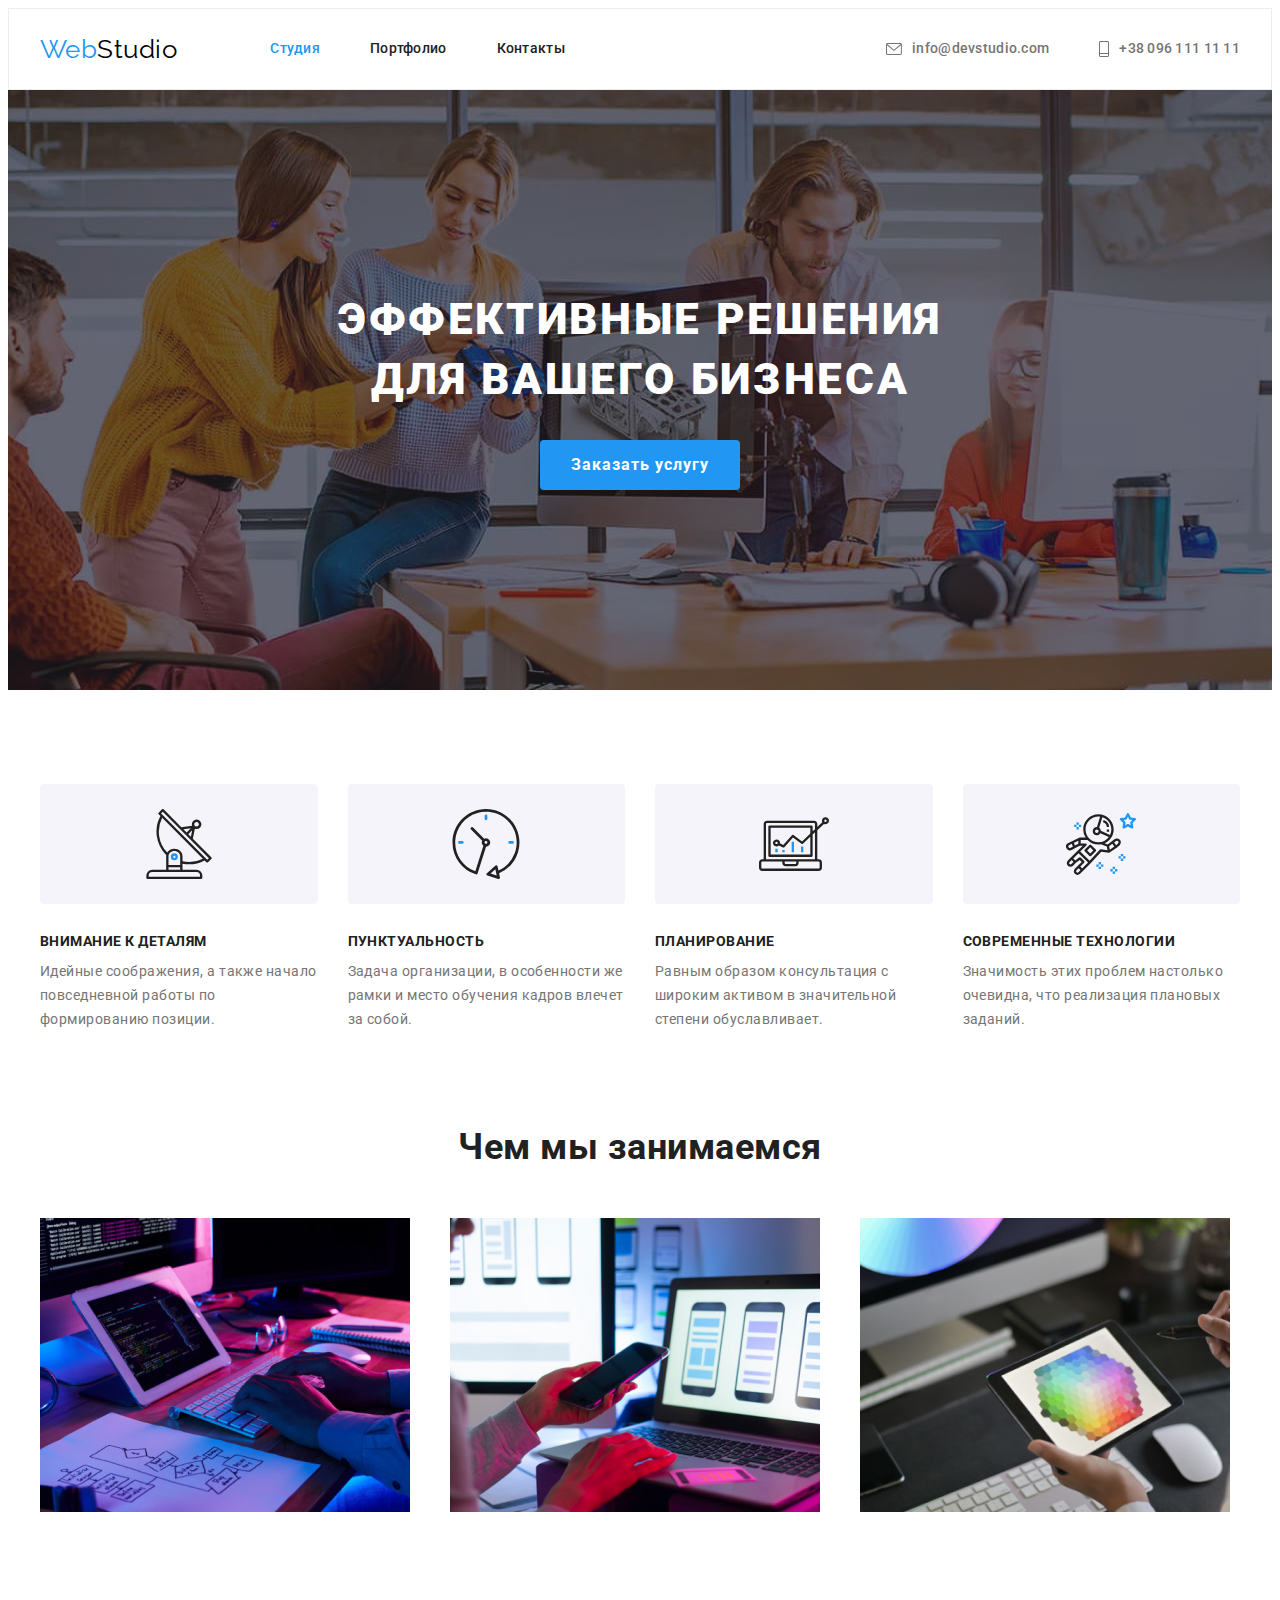
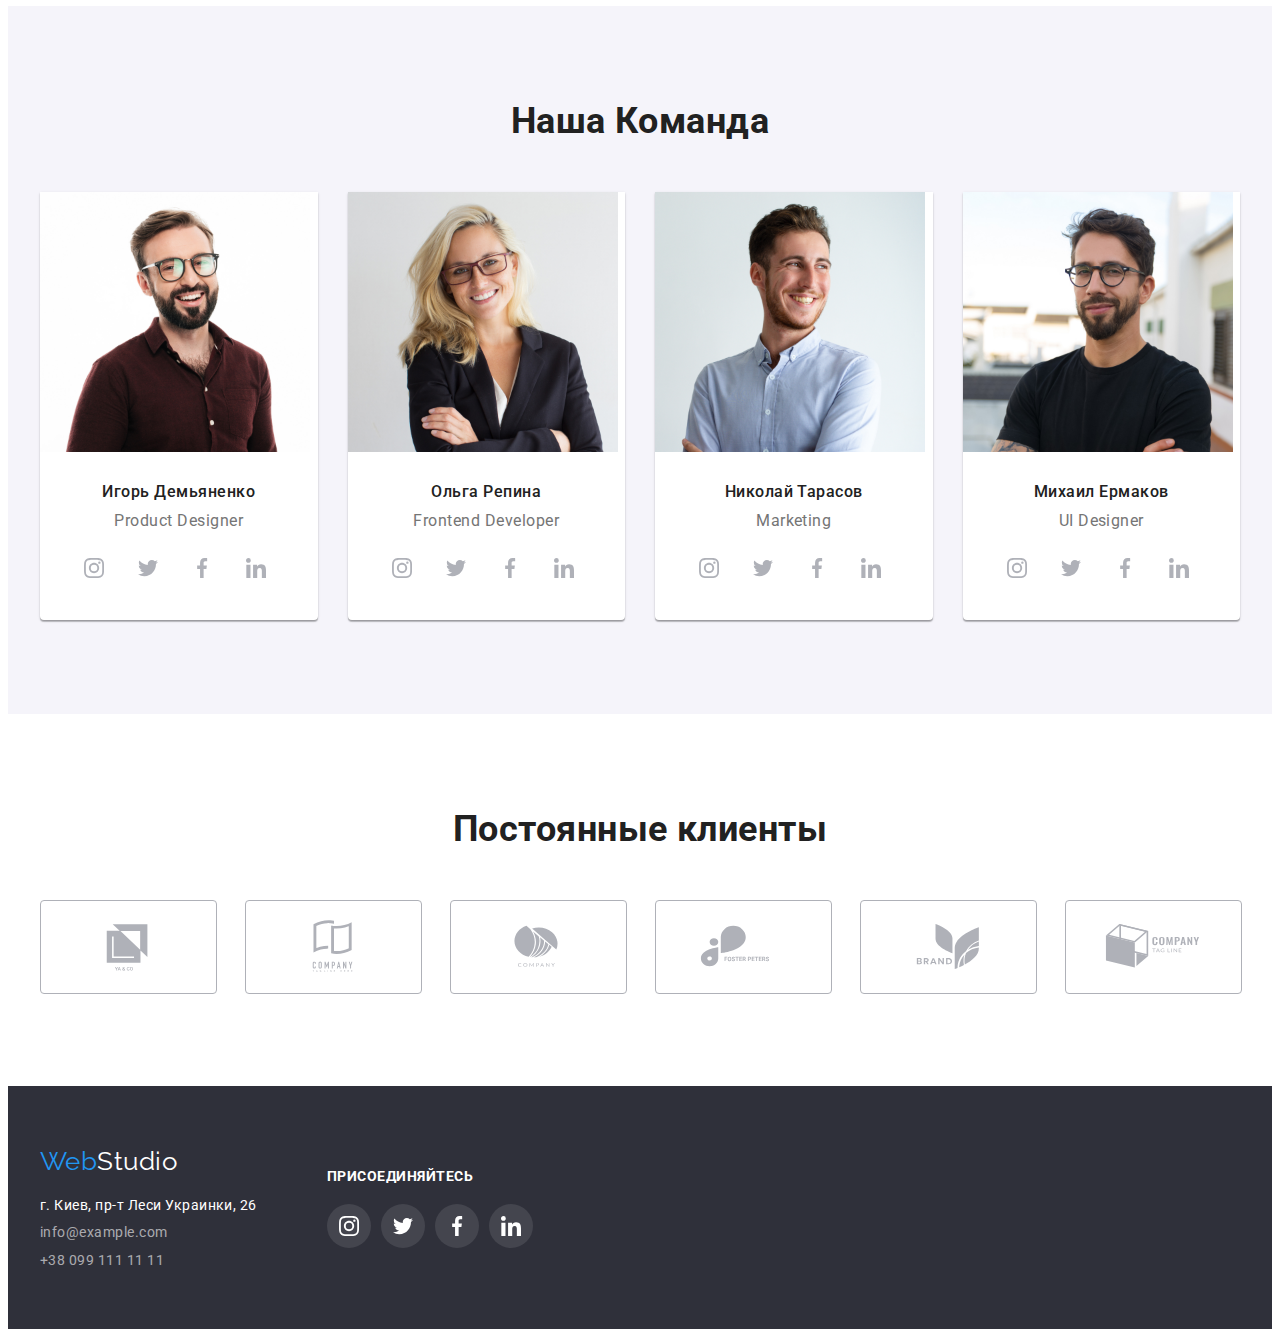
<file: index.html>
<!DOCTYPE html>
<html lang="ru">
  <head>
    <meta charset="UTF-8" />
    <meta http-equiv="X-UA-Compatible" content="IE=edge" />
    <meta name="viewport" content="width=device-width, initial-scale=1.0" />
    <title>WebStudio</title>
    <link rel="preconnect" href="https://fonts.googleapis.com" />
    <link rel="preconnect" href="https://fonts.gstatic.com" crossorigin />
    <link
      href="https://fonts.googleapis.com/css2?family=Raleway:wght@700&family=Roboto:wght@400;500;700;900&display=swap"
      rel="stylesheet"
    />
    <link
      rel="stylesheet"
      href="https://cdnjs.cloudflare.com/ajax/libs/modern-normalize/1.1.0/modern-normalize.min.css"
      integrity="sha512-wpPYUAdjBVSE4KJnH1VR1HeZfpl1ub8YT/NKx4PuQ5NmX2tKuGu6U/JRp5y+Y8XG2tV+wKQpNHVUX03MfMFn9Q=="
      crossorigin="anonymous"
      referrerpolicy="no-referrer"
    />
    <link rel="stylesheet" href="./css/styles.css" />
  </head>
  <body>
    <!-- header -->
    <header class="header">
      <div class="container">
        <nav class="nav">
          <a href="./index.html" class="logo">Web<span class="accent">Studio</span></a>
          <ul class="nav-list card-set">
            <li class="nav-item">
              <a href="./index.html" class="nav-link current-link">Студия</a>
            </li>
            <li class="nav-item"><a href="./portfolio.html" class="nav-link">Портфолио</a></li>
            <li class="nav-item"><a href="" class="nav-link">Контакты</a></li>
          </ul>
        </nav>
        <ul class="contacts-list">
          <li class="contacts-item">
            <a href="mailto:info@devstudio.com" class="contacts-link"
              ><svg class="contacts-icon" width="16" height="12">
                <use href="./images/icons/icons.svg#envelope"></use></svg
              >info@devstudio.com</a
            >
          </li>
          <li class="contacts-item">
            <a href="tel:+380961111111" class="contacts-link"
              ><svg class="contacts-icon" width="10" height="16">
                <use href="./images/icons/icons.svg#telephone"></use></svg
              >+38 096 111 11 11</a
            >
          </li>
        </ul>
      </div>
    </header>

    <main>
      <!-- hero-section -->

      <section class="hero section">
        <div class="container">
          <h1 class="hero-title">Эффективные решения для вашего бизнеса</h1>
          <button type="button" class="hero-button">Заказать услугу</button>
        </div>
      </section>

      <!-- peculiarities-section -->

      <section class="pecs section">
        <div class="container">
          <h2 class="pecs-title visually-hidden">Особенности</h2>
          <ul class="pecs-list card-set">
            <li class="pecs-item card-set-item">
              <div class="pecs-logo">
                <svg class="pecs-logo-icon" width="70" height="70">
                  <use href="./images/icons/icons.svg#antenna"></use>
                </svg>
              </div>
              <h3 class="pecs-subtitle">Внимание к деталям</h3>
              <p class="pecs-text">
                Идейные соображения, а также начало повседневной работы по формированию позиции.
              </p>
            </li>
            <li class="pecs-item card-set-item">
              <div class="pecs-logo">
                <svg class="pecs-logo-icon" width="70" height="70">
                  <use href="./images/icons/icons.svg#clock"></use>
                </svg>
              </div>
              <h3 class="pecs-subtitle">Пунктуальность</h3>
              <p class="pecs-text">
                Задача организации, в особенности же рамки и место обучения кадров влечет за собой.
              </p>
            </li>
            <li class="pecs-item card-set-item">
              <div class="pecs-logo">
                <svg class="pecs-logo-icon" width="70" height="70">
                  <use href="./images/icons/icons.svg#diagram"></use>
                </svg>
              </div>
              <h3 class="pecs-subtitle">Планирование</h3>
              <p class="pecs-text">
                Равным образом консультация с широким активом в значительной степени обуславливает.
              </p>
            </li>
            <li class="pecs-item card-set-item">
              <div class="pecs-logo">
                <svg class="pecs-logo-icon" width="70" height="70">
                  <use href="./images/icons/icons.svg#astronaut"></use>
                </svg>
              </div>
              <h3 class="pecs-subtitle">Современные технологии</h3>
              <p class="pecs-text">
                Значимость этих проблем настолько очевидна, что реализация плановых заданий.
              </p>
            </li>
          </ul>
        </div>
      </section>

      <!-- work-section -->

      <section class="work section">
        <div class="container">
          <h2 class="work-title">Чем мы занимаемся</h2>
          <ul class="work-list card-set">
            <li class="work-item card-set-item">
              <img class="work-img" src="./images/work/box-1.jpg" alt="Верстка сайта" width="370" />
            </li>
            <li class="work-item card-set-item">
              <img
                class="work-img"
                src="./images/work/box-2.jpg"
                alt="Создание стиля"
                width="370"
              />
            </li>
            <li class="work-item card-set-item">
              <img
                class="work-img"
                src="./images/work/box-3.jpg"
                alt="Выбор цветовой палитры"
                width="370"
              />
            </li>
          </ul>
        </div>
      </section>

      <!-- team-section -->

      <section class="team section">
        <div class="container">
          <h2 class="team-title">Наша Команда</h2>
          <ul class="team-list card-set">
            <li class="team-item card-set-item">
              <img
                class="team-img"
                src="./images/team/igor.jpg"
                alt="фото Игоря Демьяненко"
                width="270"
              />
              <h3 class="team-name">Игорь Демьяненко</h3>
              <p class="team-position">Product Designer</p>
              <ul class="team-socials-list card-set">
                <li class="socials-list-item card-set-item">
                  <a class="socials-link" href="">
                    <svg class="socials-icon" width="20" height="20">
                      <use href="./images/icons/icons.svg#instagram"></use>
                    </svg>
                  </a>
                </li>
                <li class="socials-list-item card-set-item">
                  <a class="socials-link" href="">
                    <svg class="socials-icon" width="20" height="20">
                      <use href="./images/icons/icons.svg#twitter"></use>
                    </svg>
                  </a>
                </li>
                <li class="socials-list-item card-set-item">
                  <a class="socials-link" href="">
                    <svg class="socials-icon" width="20" height="20">
                      <use href="./images/icons/icons.svg#facebook"></use>
                    </svg>
                  </a>
                </li>
                <li class="socials-list-item card-set-item">
                  <a class="socials-link" href="">
                    <svg class="socials-icon" width="20" height="20">
                      <use href="./images/icons/icons.svg#linkedin"></use>
                    </svg>
                  </a>
                </li>
              </ul>
            </li>
            <li class="team-item card-set-item">
              <img
                class="team-img"
                src="./images/team/olga.jpg"
                alt="фото Ольги Репиной"
                width="270"
              />
              <h3 class="team-name">Ольга Репина</h3>
              <p class="team-position">Frontend Developer</p>
              <ul class="team-socials-list card-set">
                <li class="socials-list-item card-set-item">
                  <a class="socials-link" href="">
                    <svg class="socials-icon" width="20" height="20">
                      <use href="./images/icons/icons.svg#instagram"></use>
                    </svg>
                  </a>
                </li>
                <li class="socials-list-item card-set-item">
                  <a class="socials-link" href="">
                    <svg class="socials-icon" width="20" height="20">
                      <use href="./images/icons/icons.svg#twitter"></use>
                    </svg>
                  </a>
                </li>
                <li class="socials-list-item card-set-item">
                  <a class="socials-link" href="">
                    <svg class="socials-icon" width="20" height="20">
                      <use href="./images/icons/icons.svg#facebook"></use>
                    </svg>
                  </a>
                </li>
                <li class="socials-list-item card-set-item">
                  <a class="socials-link" href="">
                    <svg class="socials-icon" width="20" height="20">
                      <use href="./images/icons/icons.svg#linkedin"></use>
                    </svg>
                  </a>
                </li>
              </ul>
            </li>
            <li class="team-item card-set-item">
              <img
                class="team-img"
                src="./images/team/nikola.jpg"
                alt="фото Николая Тарасова"
                width="270"
              />
              <h3 class="team-name">Николай Тарасов</h3>
              <p class="team-position">Marketing</p>
              <ul class="team-socials-list card-set">
                <li class="socials-list-item card-set-item">
                  <a class="socials-link" href="">
                    <svg class="socials-icon" width="20" height="20">
                      <use href="./images/icons/icons.svg#instagram"></use>
                    </svg>
                  </a>
                </li>
                <li class="socials-list-item card-set-item">
                  <a class="socials-link" href="">
                    <svg class="socials-icon" width="20" height="20">
                      <use href="./images/icons/icons.svg#twitter"></use>
                    </svg>
                  </a>
                </li>
                <li class="socials-list-item card-set-item">
                  <a class="socials-link" href="">
                    <svg class="socials-icon" width="20" height="20">
                      <use href="./images/icons/icons.svg#facebook"></use>
                    </svg>
                  </a>
                </li>
                <li class="socials-list-item card-set-item">
                  <a class="socials-link" href="">
                    <svg class="socials-icon" width="20" height="20">
                      <use href="./images/icons/icons.svg#linkedin"></use>
                    </svg>
                  </a>
                </li>
              </ul>
            </li>
            <li class="team-item card-set-item">
              <img
                class="team-img"
                src="./images/team/michael.jpg"
                alt="фото Михаила Ермакова"
                width="270"
              />
              <h3 class="team-name">Михаил Ермаков</h3>
              <p class="team-position">UI Designer</p>
              <ul class="team-socials-list card-set">
                <li class="socials-list-item card-set-item">
                  <a class="socials-link" href="">
                    <svg class="socials-icon" width="20" height="20">
                      <use href="./images/icons/icons.svg#instagram"></use>
                    </svg>
                  </a>
                </li>
                <li class="socials-list-item card-set-item">
                  <a class="socials-link" href="">
                    <svg class="socials-icon" width="20" height="20">
                      <use href="./images/icons/icons.svg#twitter"></use>
                    </svg>
                  </a>
                </li>
                <li class="socials-list-item card-set-item">
                  <a class="socials-link" href="">
                    <svg class="socials-icon" width="20" height="20">
                      <use href="./images/icons/icons.svg#facebook"></use>
                    </svg>
                  </a>
                </li>
                <li class="socials-list-item card-set-item">
                  <a class="socials-link" href="">
                    <svg class="socials-icon" width="20" height="20">
                      <use href="./images/icons/icons.svg#linkedin"></use>
                    </svg>
                  </a>
                </li>
              </ul>
            </li>
          </ul>
        </div>
      </section>
    </main>

    <!-- clients section -->

    <section class="section">
      <div class="container">
        <h2 class="clients-title">Постоянные клиенты</h2>
        <ul class="clients-list card-set">
          <li class="clients-item card-set-item">
            <a class="clients-link" href="">
              <svg class="clients-icon" width="106" height="60">
                <use href="./images/icons/icons.svg#yaco"></use></svg
            ></a>
          </li>
          <li class="clients-item card-set-item">
            <a class="clients-link" href="">
              <svg class="clients-icon" width="106" height="60">
                <use href="./images/icons/icons.svg#tagline"></use>
              </svg>
            </a>
          </li>
          <li class="clients-item card-set-item">
            <a class="clients-link" href="">
              <svg class="clients-icon" width="106" height="60">
                <use href="./images/icons/icons.svg#company"></use>
              </svg>
            </a>
          </li>
          <li class="clients-item card-set-item">
            <a class="clients-link" href=""
              ><svg class="clients-icon" width="106" height="60">
                <use href="./images/icons/icons.svg#fosterpeters"></use></svg
            ></a>
          </li>
          <li class="clients-item card-set-item">
            <a class="clients-link" href=""
              ><svg class="clients-icon" width="106" height="60">
                <use href="./images/icons/icons.svg#brand"></use></svg
            ></a>
          </li>
          <li class="clients-item card-set-item">
            <a class="clients-link" href=""
              ><svg class="clients-icon" width="106" height="60">
                <use href="./images/icons/icons.svg#comtagline"></use></svg
            ></a>
          </li>
        </ul>
      </div>
    </section>

    <!-- footer -->

    <footer class="footer">
      <div class="container">
        <div class="footer-inner">
          <div class="footer-address">
            <a href="./index.html" class="footer-logo">Web<span class="accent">Studio</span></a>
            <address class="address">г. Киев, пр-т Леси Украинки, 26</address>
            <ul class="footer-list">
              <li class="footer-item">
                <a href="mailto:info@example.com" class="footer-link">info@example.com</a>
              </li>
              <li class="footer-item">
                <a href="tel:+380991111111" class="footer-link">+38 099 111 11 11</a>
              </li>
            </ul>
          </div>
          <div class="socials">
            <h2 class="socials-text">присоединяйтесь</h2>
            <ul class="footer-socials-list card-set">
              <li class="footer-socials-item">
                <a class="footer-socials-link" href="">
                  <svg class="footer-socials-icon" width="20" height="20">
                    <use href="./images/icons/icons.svg#instagram"></use>
                  </svg>
                </a>
              </li>
              <li class="footer-socials-item">
                <a class="footer-socials-link" href="">
                  <svg class="footer-socials-icon" width="20" height="20">
                    <use href="./images/icons/icons.svg#twitter"></use>
                  </svg>
                </a>
              </li>
              <li class="footer-socials-item">
                <a class="footer-socials-link" href="">
                  <svg class="footer-socials-icon" width="20" height="20">
                    <use href="./images/icons/icons.svg#facebook"></use>
                  </svg>
                </a>
              </li>
              <li class="footer-socials-item">
                <a class="footer-socials-link" href="">
                  <svg class="footer-socials-icon" width="20" height="20">
                    <use href="./images/icons/icons.svg#linkedin"></use>
                  </svg>
                </a>
              </li>
            </ul>
          </div>
        </div>
      </div>
    </footer>
  </body>
</html>
</file>
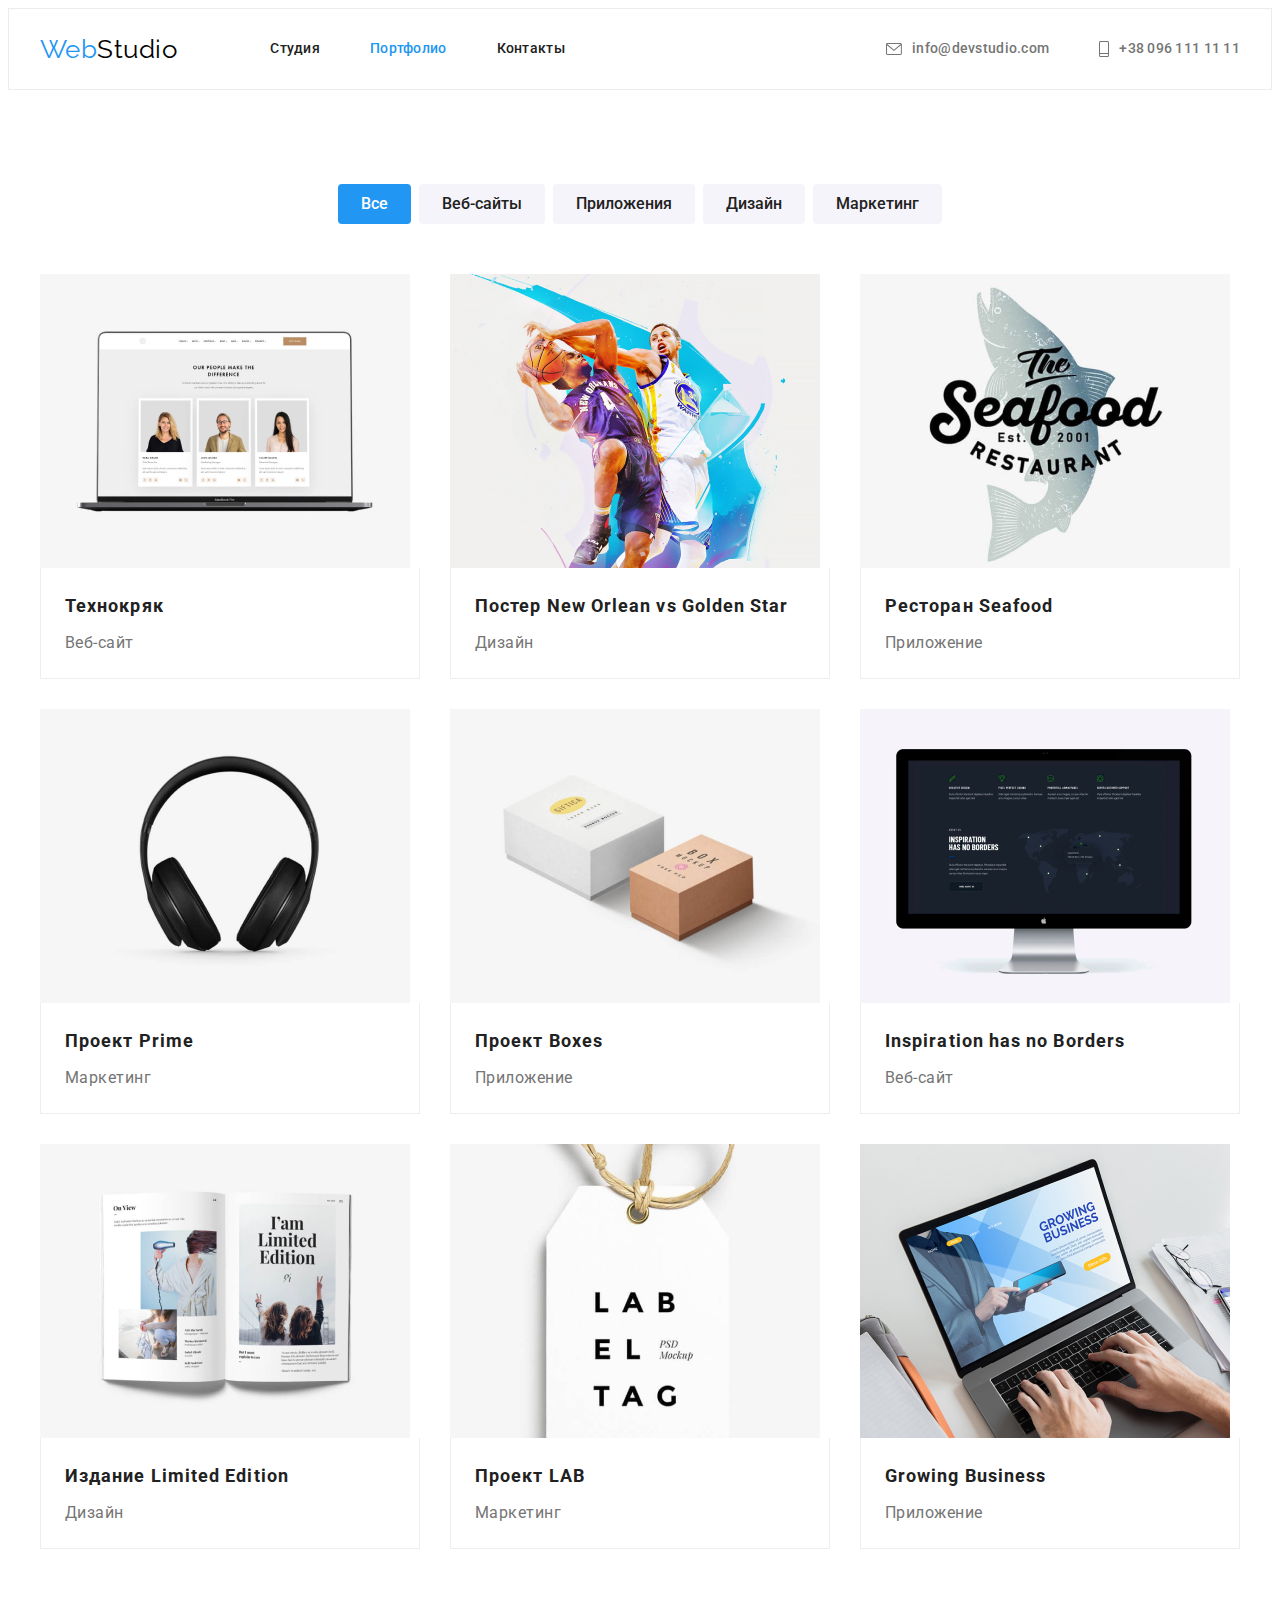
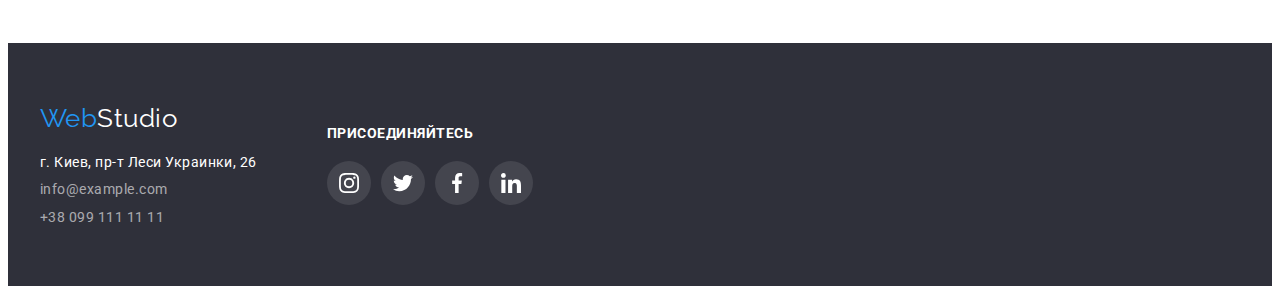
<file: portfolio.html>
<!DOCTYPE html>
<html lang="ru">
  <head>
    <meta charset="UTF-8" />
    <meta http-equiv="X-UA-Compatible" content="IE=edge" />
    <meta name="viewport" content="width=device-width, initial-scale=1.0" />
    <title>Portfolio</title>
    <link rel="preconnect" href="https://fonts.googleapis.com" />
    <link rel="preconnect" href="https://fonts.gstatic.com" crossorigin />
    <link
      href="https://fonts.googleapis.com/css2?family=Raleway:wght@700&family=Roboto:wght@400;500;700;900&display=swap"
      rel="stylesheet"
    />
    <link
      rel="stylesheet"
      href="https://cdnjs.cloudflare.com/ajax/libs/modern-normalize/1.1.0/modern-normalize.min.css"
      integrity="sha512-wpPYUAdjBVSE4KJnH1VR1HeZfpl1ub8YT/NKx4PuQ5NmX2tKuGu6U/JRp5y+Y8XG2tV+wKQpNHVUX03MfMFn9Q=="
      crossorigin="anonymous"
      referrerpolicy="no-referrer"
    />
    <link rel="stylesheet" href="./css/styles.css" />
  </head>
  <body>
    <!-- header -->

    <header class="header">
      <div class="container">
        <nav class="nav">
          <a href="./index.html" class="logo">Web<span class="accent">Studio</span></a>
          <ul class="nav-list card-set">
            <li class="nav-item">
              <a href="./index.html" class="nav-link">Студия</a>
            </li>
            <li class="nav-item"><a href="./portfolio.html" class="nav-link current-link">Портфолио</a></li>
            <li class="nav-item"><a href="" class="nav-link">Контакты</a></li>
          </ul>
        </nav>
        <ul class="contacts-list">
          <li class="contacts-item">
            <a href="mailto:info@devstudio.com" class="contacts-link"
              ><svg class="contacts-icon" width="16" height="12">
                <use href="./images/icons/icons.svg#envelope"></use></svg
              >info@devstudio.com</a
            >
          </li>
          <li class="contacts-item">
            <a href="tel:+380961111111" class="contacts-link"
              ><svg class="contacts-icon" width="10" height="16">
                <use href="./images/icons/icons.svg#telephone"></use></svg
              >+38 096 111 11 11</a
            >
          </li>
        </ul>
      </div>
    </header>

    <main>
      <!-- portfolio-section -->

      <section class="portfolio section">
        <div class="container">
          <h2 class="portfolio-title visually-hidden">Портфолио</h2>
          <ul class="filters-list">
            <li class="filters-item">
              <button type="button" class="filters-button active-button">Все</button>
            </li>
            <li class="filters-item">
              <button type="button" class="filters-button">Веб-сайты</button>
            </li>
            <li class="filters-item">
              <button type="button" class="filters-button">Приложения</button>
            </li>
            <li class="filters-item">
              <button type="button" class="filters-button">Дизайн</button>
            </li>
            <li class="filters-item">
              <button type="button" class="filters-button">Маркетинг</button>
            </li>
          </ul>

          <ul class="examples-list card-set">
            <li class="examples-item card-set-item">
              <a class="examples-link" href="">
                <img
                  class="examples-img"
                  src="./images/portfolio/technocrack.jpg"
                  alt="макбук с открытым сайтом"
                  width="370"
                  height="294"
                />
                <div class="description">
                  <h3 class="examples-subtitle">Технокряк</h3>
                  <p class="examples-button-text">Веб-сайт</p>
                </div>
              </a>
            </li>
            <li class="examples-item card-set-item">
              <a class="examples-link" href="">
                <img
                  class="examples-img"
                  src="./images/portfolio/new-orlean.jpg"
                  alt="два баскетболиста в прыжке"
                  width="370"
                  height="294"
                />
                <div class="description">
                  <h3 class="examples-subtitle">Постер New Orlean vs Golden Star</h3>
                  <p class="examples-button-text">Дизайн</p>
                </div>
              </a>
            </li>
            <li class="examples-item card-set-item">
              <a class="examples-link" href="">
                <img
                  class="examples-img"
                  src="./images/portfolio/seafood.jpg"
                  alt="логотип ресторана"
                  width="370"
                  height="294"
                />
                <div class="description">
                  <h3 class="examples-subtitle">Ресторан Seafood</h3>
                  <p class="examples-button-text">Приложение</p>
                </div>
              </a>
            </li>
            <li class="examples-item card-set-item">
              <a class="examples-link" href="">
                <img
                  class="examples-img"
                  src="./images/portfolio/prime.jpg"
                  alt="наушники"
                  width="370"
                  height="294"
                />
                <div class="description">
                  <h3 class="examples-subtitle">Проект Prime</h3>
                  <p class="examples-button-text">Маркетинг</p>
                </div>
              </a>
            </li>
            <li class="examples-item card-set-item">
              <a class="examples-link" href="">
                <img
                  class="examples-img"
                  src="./images/portfolio/boxes.jpg"
                  alt="две коробки"
                  width="370"
                  height="294"
                />
                <div class="description">
                  <h3 class="examples-subtitle">Проект Boxes</h3>
                  <p class="examples-button-text">Приложение</p>
                </div>
              </a>
            </li>
            <li class="examples-item card-set-item">
              <a class="examples-link" href="">
                <img
                  class="examples-img"
                  src="./images/portfolio/inspiration.jpg"
                  alt="imac на котором открыт сайт"
                  width="370"
                  height="294"
                />
                <div class="description">
                  <h3 class="examples-subtitle">Inspiration has no Borders</h3>
                  <p class="examples-button-text">Веб-сайт</p>
                </div>
              </a>
            </li>
            <li class="examples-item card-set-item">
              <a class="examples-link" href="">
                <img
                  class="examples-img"
                  src="./images/portfolio/limited-edition.jpg"
                  alt="открытый журнал"
                  width="370"
                  height="294"
                />
                <div class="description">
                  <h3 class="examples-subtitle">Издание Limited Edition</h3>
                  <p class="examples-button-text">Дизайн</p>
                </div>
              </a>
            </li>
            <li class="examples-item card-set-item">
              <a class="examples-link" href="">
                <img
                  class="examples-img"
                  src="./images/portfolio/lab.jpg"
                  alt="бирка с надписью"
                  width="370"
                  height="294"
                />
                <div class="description">
                  <h3 class="examples-subtitle">Проект LAB</h3>
                  <p class="examples-button-text">Маркетинг</p>
                </div>
              </a>
            </li>
            <li class="examples-item card-set-item">
              <a class="examples-link" href="">
                <img
                  class="examples-img"
                  src="./images/portfolio/growing-business.jpg"
                  alt="макбук на котором печатают"
                  width="370"
                  height="294"
                />
                <div class="description">
                  <h3 class="examples-subtitle">Growing Business</h3>
                  <p class="examples-button-text">Приложение</p>
                </div>
              </a>
            </li>
          </ul>
        </div>
      </section>
    </main>

    <!-- footer -->

    <footer class="footer">
      <div class="container">
        <div class="footer-inner">
          <div class="footer-address">
            <a href="./index.html" class="footer-logo">Web<span class="accent">Studio</span></a>
            <address class="address">г. Киев, пр-т Леси Украинки, 26</address>
            <ul class="footer-list">
              <li class="footer-item">
                <a href="mailto:info@example.com" class="footer-link">info@example.com</a>
              </li>
              <li class="footer-item">
                <a href="tel:+380991111111" class="footer-link">+38 099 111 11 11</a>
              </li>
            </ul>
          </div>
          <div class="socials">
            <h2 class="socials-text">присоединяйтесь</h2>
            <ul class="footer-socials-list card-set">
              <li class="footer-socials-item">
                <a class="footer-socials-link" href="">
                  <svg class="footer-socials-icon" width="20" height="20">
                    <use href="./images/icons/icons.svg#instagram"></use>
                  </svg>
                </a>
              </li>
              <li class="footer-socials-item">
                <a class="footer-socials-link" href="">
                  <svg class="footer-socials-icon" width="20" height="20">
                    <use href="./images/icons/icons.svg#twitter"></use>
                  </svg>
                </a>
              </li>
              <li class="footer-socials-item">
                <a class="footer-socials-link" href="">
                  <svg class="footer-socials-icon" width="20" height="20">
                    <use href="./images/icons/icons.svg#facebook"></use>
                  </svg>
                </a>
              </li>
              <li class="footer-socials-item">
                <a class="footer-socials-link" href="">
                  <svg class="footer-socials-icon" width="20" height="20">
                    <use href="./images/icons/icons.svg#linkedin"></use>
                  </svg>
                </a>
              </li>
            </ul>
          </div>
        </div>
      </div>
    </footer>
  </body>
</html>
</file>
<file: css/styles.css>
:root {
  --primary-text-color: #212121;
  --secondary-text-color: #757575;
  --white-text-color: #fff;
  --accent-color: #2196f3;
  --button-hover-color: #188ce8;
  --background-white-color: #f5f4fa;
  --primary-grey-color: #2f303a;
  --box-border-color: #eee;
  --inactive-icon-color: #afb1b8;
  --items: 3;
  --indent: 30px;
}

body {
  color: var(--primary-text-color);

  font-family: roboto, sans-serif;
  letter-spacing: 0.03em;
}

/* utilities */
img {
  display: block;
  max-width: 100%;
  height: auto;
}

h1,
h2,
h3,
h4 {
  margin-top: 0;
}

ul,
ol {
  margin: 0;
  padding: 0;
  list-style: none;
}

a {
  text-decoration: none;
  color: inherit;
}

.visually-hidden {
  position: absolute;
  width: 1px;
  height: 1px;
  margin: -1px;
  border: 0;
  padding: 0;

  white-space: nowrap;
  clip-path: inset(100%);
  clip: rect(0 0 0 0);
  overflow: hidden;
}

.container {
  width: 1200px;
  margin: 0 auto;
  padding: 0 15px;
  /* outline: 1px solid tomato; */
}

.section {
  padding-top: 94px;
  padding-bottom: 94px;
}

.card-set {
  display: flex;
  flex-wrap: wrap;
  gap: var(--indent);
}

.card-set-item {
  flex-basis: calc((100% - var(--indent) * (var(--items) - 1)) / var(--items));
}

/* header */

.header {
  border: 1px solid #ececec;
}

.header .container {
  display: flex;
}

.nav {
  display: flex;
  align-items: center;
}

.logo {
  margin-right: 93px;
  color: var(--accent-color);

  font-family: raleway, sans-serif;
  font-size: 26px;
  line-height: 1.19;

  text-decoration: none;
}

.logo .accent {
  color: #000;
}

.nav-list {
  --indent: 50px;
}

.nav-link {
  display: block;
  padding-top: 32px;
  padding-bottom: 32px;

  color: var(--primary-text-color);

  font-weight: 500;
  font-size: 14px;
  line-height: 1.14;
  letter-spacing: 0.02em;
}

.nav-list .current-link {
  color: var(--accent-color);
}

.contacts-list {
  display: flex;
  margin-left: auto;
  gap: 50px;
  align-items: center;
}

.contacts-icon {
  margin-right: 10px;
  fill: currentColor;
}

.contacts-link {
  display: flex;
  align-items: center;
  justify-content: center;
  padding-top: 32px;
  padding-bottom: 32px;

  color: var(--secondary-text-color);

  font-weight: 500;
  font-size: 14px;
  line-height: 1.14;
  letter-spacing: 0.02em;
}

.nav-link:hover,
.nav-link:focus,
.contacts-link:hover,
.contacts-link:focus,
.footer-link:hover,
.footer-link:focus,
.contacts-icon:hover,
.contacts-icon:focus {
  color: var(--accent-color);
}

/* main */

/* hero section */
.hero {
  padding-top: 200px;
  padding-bottom: 200px;
  margin-left: auto;
  margin-right: auto;
  max-width: 1600px;
  background-color: var(--primary-grey-color);
  background-image: linear-gradient(rgba(47, 48, 58, 0.4), rgba(47, 48, 58, 0.4)),
    url(../images/hero/hero-background.jpg);
  background-position: center;
  background-repeat: no-repeat;

  text-align: center;
}

.hero-title {
  margin-bottom: 30px;
  margin-left: auto;
  margin-right: auto;
  max-width: 696px;
  min-height: 120px;

  color: var(--white-text-color);

  font-weight: 900;
  font-size: 44px;
  line-height: 1.36;
  text-align: center;
  letter-spacing: 0.06em;
  text-transform: uppercase;
}

.hero-button {
  margin-bottom: 0;
  min-width: 200px;
  padding-top: 9px;
  padding-bottom: 9px;
  border-radius: 4px;
  border: 1px solid transparent;
  color: var(--white-text-color);
  background-color: var(--accent-color);

  font-family: inherit;
  font-weight: 700;
  font-size: 16px;
  line-height: 1.875;
  text-align: center;
  letter-spacing: 0.06em;

  cursor: pointer;
}

.hero-button:hover,
.hero-button:focus {
  background-color: var(--button-hover-color);
}

/* peculiarities section */

.pecs-list {
  --items: 4;
}

.pecs-logo {
  display: flex;
  align-items: center;
  justify-content: center;
  margin-bottom: 30px;
  border-radius: 4px;
  height: 120px;
  width: 100%;
  background-color: var(--background-white-color);
}

.pecs-item:hover .pecs-logo,
.pecs-item:focus .pecs-logo {
  box-shadow: 0px 4px 4px rgba(0, 0, 0, 0.25);
}

.pecs-subtitle {
  margin-top: 0;
  margin-bottom: 10px;
  font-weight: 700;
  font-size: 14px;
  line-height: 1.14;
  text-transform: uppercase;
}

.pecs-text {
  margin-top: 0;
  margin-bottom: 0;
  color: var(--secondary-text-color);

  font-size: 14px;
  line-height: 1.71;
}

/* work section */
.work.section {
  padding-top: 0;
}

.work-title,
.pecs-title,
.team-title,
.portfolio-title,
.clients-title {
  margin-bottom: 50px;

  font-weight: 700;
  font-size: 36px;
  line-height: 1.17;
  text-align: center;
}

.work-img {
  display: block;
}

/* team section */
.team {
  background-color: var(--background-white-color);
}

.team-list {
  --items: 4;
}

.team-item {
  padding-bottom: 30px;
  background-color: var(--white-text-color);
  text-align: center;
  box-shadow: 0px 1px 3px rgba(0, 0, 0, 0.12), 0px 1px 1px rgba(0, 0, 0, 0.14),
    0px 2px 1px rgba(0, 0, 0, 0.2);
  border-radius: 0px 0px 4px 4px;
}

.team-img {
  display: block;
  margin-bottom: 30px;
}

.team-name {
  margin-top: 0;
  margin-bottom: 10px;
  font-weight: 500;
  font-size: 16px;
  line-height: 1.19;
}

.team-position {
  margin-top: 0;
  margin-bottom: 16px;
  color: var(--secondary-text-color);

  font-size: 16px;
  line-height: 1.19;
}

.team-socials-list {
  padding: 0 32px;
  gap: 10px;
}

.socials-link {
  display: flex;
  align-items: center;
  justify-content: center;
  width: 44px;
  height: 44px;
  border-radius: 50%;
  color: var(--inactive-icon-color);
}

.socials-link:hover,
.socials-link:focus {
  background-color: var(--accent-color);
  color: var(--white-text-color);
}

.socials-icon {
  fill: currentColor;
}

/* clients section */

.clients-list {
  --items: 6;
}

.clients-item {
  height: 92px;
}

.clients-link {
  display: flex;
  align-items: center;
  justify-content: center;
  width: 100%;
  height: 100%;
  color: var(--inactive-icon-color);
  border: 1px solid var(--inactive-icon-color);
  border-radius: 4px;
}

.clients-link:hover,
.clients-link:focus {
  color: var(--accent-color);
  border-color: var(--accent-color);
}

.clients-icon {
  display: block;
  fill: currentColor;
}

/* main portfolio */

.filters-list {
  display: flex;
  margin-bottom: 50px;
  justify-content: center;
}

.filters-item + .filters-item {
  margin-left: 8px;
}

.filters-button {
  padding: 6px 22px;
  border-radius: 4px;
  border: 1px solid transparent;

  color: var(--primary-text-color);
  background-color: var(--background-white-color);

  font-family: inherit;
  font-weight: 500;
  font-size: 16px;
  line-height: 1.62;
  text-align: center;

  cursor: pointer;
}

.active-button {
  color: var(--white-text-color);
  background-color: var(--accent-color);
}

.filters-button:hover,
.filters-button:focus,
.filters-button:active {
  color: var(--white-text-color);
  background-color: var(--accent-color);
  box-shadow: 0px 3px 1px rgba(0, 0, 0, 0.1), 0px 1px 2px rgba(0, 0, 0, 0.08),
    0px 2px 2px rgba(0, 0, 0, 0.12);
}

.examples-link {
  display: block;
}

.examples-link:hover,
.examples-link:focus {
  box-shadow: 0px 1px 1px rgba(0, 0, 0, 0.12), 0px 4px 4px rgba(0, 0, 0, 0.06),
    1px 4px 6px rgba(0, 0, 0, 0.16);
}


.examples-subtitle {
  margin-top: 0;
  margin-bottom: 4px;
  font-weight: 700;
  font-size: 18px;
  line-height: 2;

  letter-spacing: 0.06em;
}

.examples-button-text {
  margin-top: 0;
  margin-bottom: 0;
  color: var(--secondary-text-color);

  font-size: 16px;
  line-height: 1.88;
}

.description {
  padding: 20px 24px;
  border: 1px solid var(--box-border-color);
  border-top: none;
}

/* footer */

.footer {
  background-color: var(--primary-grey-color);
  padding-top: 60px;
  padding-bottom: 60px;
}

.footer-inner {
  display: flex;
  align-items: center;
}

.footer-address {
  margin-right: 70px;
}

.footer-logo {
  display: inline-block;
  margin-bottom: 20px;

  color: var(--accent-color);

  font-family: Raleway, sans-serif;
  font-size: 26px;
  line-height: 1.19;

  text-decoration: none;
}

.footer-logo .accent {
  color: #fff;
}

.address {
  margin-bottom: 9px;
  color: var(--white-text-color);

  font-style: normal;
  font-size: 14px;
  line-height: 1.17;
}

.footer-item + .footer-item {
  margin-top: 9px;
}

.footer-link {
  color: rgba(255, 255, 255, 0.6);

  font-size: 14px;
  line-height: 1.17;
}

.socials-text {
  margin-bottom: 20px;
  font-weight: 700;
  font-size: 14px;
  line-height: 1.142;
  text-transform: uppercase;
  color: var(--white-text-color);
}

.footer-socials-list {
  --indent: 10px;
}

.footer-socials-item {
  width: 44px;
  height: 44px;
}

.footer-socials-link {
  display: flex;
  align-items: center;
  justify-content: center;
  width: 100%;
  height: 100%;
  border-radius: 50%;
  background-color: rgba(255, 255, 255, 0.1);
}

.footer-socials-icon {
  fill: var(--white-text-color);
}

.footer-socials-link:hover,
.footer-socials-link:focus {
  background-color: var(--accent-color);
}
</file>
